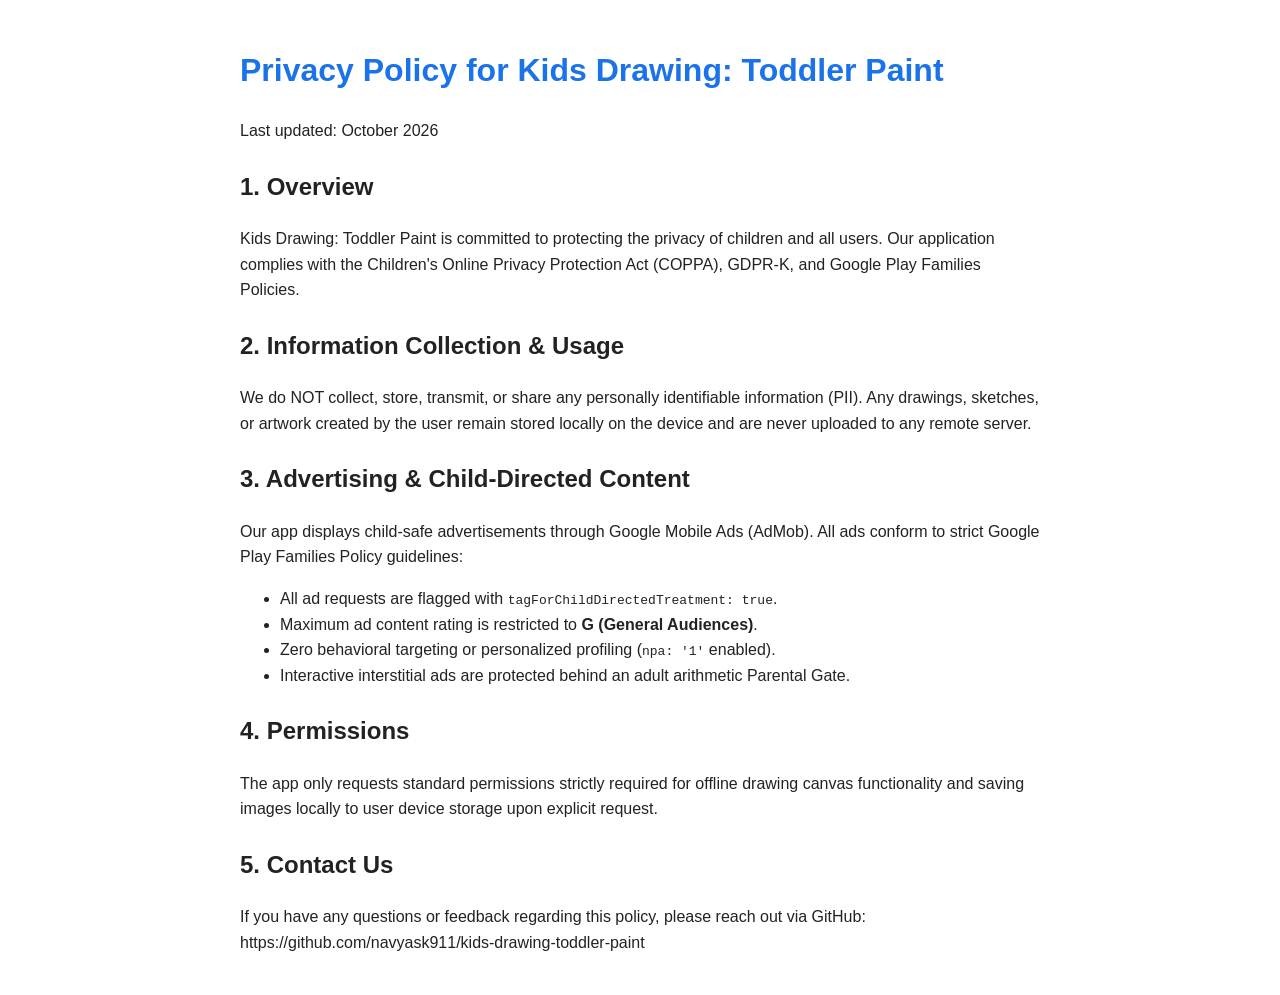
<file: privacy-policy.html>
<!DOCTYPE html>
<html lang="en">
<head>
  <meta charset="UTF-8">
  <meta name="viewport" content="width=device-width, initial-scale=1.0">
  <title>Privacy Policy - Kids Drawing: Toddler Paint</title>
  <style>
    body { font-family: -apple-system, BlinkMacSystemFont, 'Segoe UI', Roboto, sans-serif; line-height: 1.6; max-width: 800px; margin: 0 auto; padding: 24px; color: #222; }
    h1 { color: #1a73e8; }
    h2 { margin-top: 24px; }
  </style>
</head>
<body>
  <h1>Privacy Policy for Kids Drawing: Toddler Paint</h1>
  <p>Last updated: October 2026</p>

  <h2>1. Overview</h2>
  <p>Kids Drawing: Toddler Paint is committed to protecting the privacy of children and all users. Our application complies with the Children's Online Privacy Protection Act (COPPA), GDPR-K, and Google Play Families Policies.</p>

  <h2>2. Information Collection & Usage</h2>
  <p>We do NOT collect, store, transmit, or share any personally identifiable information (PII). Any drawings, sketches, or artwork created by the user remain stored locally on the device and are never uploaded to any remote server.</p>

  <h2>3. Advertising & Child-Directed Content</h2>
  <p>Our app displays child-safe advertisements through Google Mobile Ads (AdMob). All ads conform to strict Google Play Families Policy guidelines:</p>
  <ul>
    <li>All ad requests are flagged with <code>tagForChildDirectedTreatment: true</code>.</li>
    <li>Maximum ad content rating is restricted to <strong>G (General Audiences)</strong>.</li>
    <li>Zero behavioral targeting or personalized profiling (<code>npa: '1'</code> enabled).</li>
    <li>Interactive interstitial ads are protected behind an adult arithmetic Parental Gate.</li>
  </ul>

  <h2>4. Permissions</h2>
  <p>The app only requests standard permissions strictly required for offline drawing canvas functionality and saving images locally to user device storage upon explicit request.</p>

  <h2>5. Contact Us</h2>
  <p>If you have any questions or feedback regarding this policy, please reach out via GitHub: https://github.com/navyask911/kids-drawing-toddler-paint</p>
</body>
</html>
</file>
